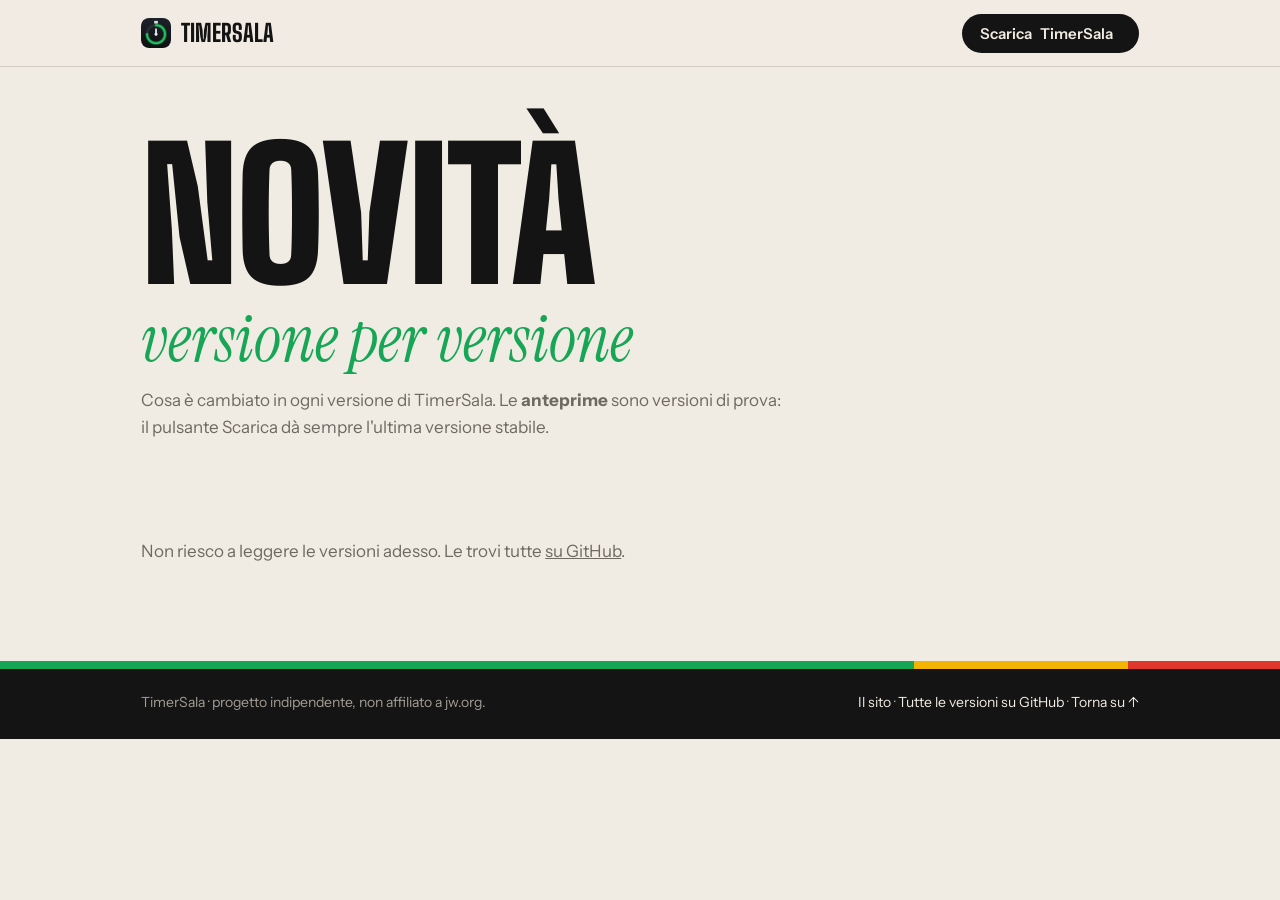
<file: docs/novita.html>
<!doctype html>
<html lang="it">
<head>
<meta charset="utf-8">
<meta name="viewport" content="width=device-width, initial-scale=1, viewport-fit=cover">
<title>Novità — TimerSala</title>
<meta name="description" content="Tutte le versioni di TimerSala, il timer per le adunanze di congregazione, e cosa è cambiato in ognuna.">
<meta name="theme-color" content="#f1ece3">
<link rel="icon" type="image/png" href="images/icon.png">
<link rel="preconnect" href="https://fonts.googleapis.com">
<link rel="preconnect" href="https://fonts.gstatic.com" crossorigin>
<link href="https://fonts.googleapis.com/css2?family=Big+Shoulders+Display:wght@700;800;900&display=swap" rel="stylesheet">
<link href="https://fonts.googleapis.com/css2?family=Instrument+Serif:ital@0;1&display=swap" rel="stylesheet">
<link href="https://fonts.googleapis.com/css2?family=Instrument+Sans:wght@400;500;600;700&display=swap" rel="stylesheet">
<style>
:root {
  --paper: #f1ece3; --paper2: #e8e1d5; --ink: #141414; --ink2: #34322e; --muted: #6e6a62; --line: rgba(20,20,20,.14);
  --go: #17a556; --warn: #f2b400; --stop: #e0362b;
  --sign: "Big Shoulders Display", "Bahnschrift Condensed", "Arial Narrow", sans-serif;
  --serif: "Instrument Serif", Georgia, serif;
  --sans: "Instrument Sans", "Segoe UI", system-ui, sans-serif;
  --pad: clamp(16px, 4vw, 56px);
}
* { box-sizing: border-box; }
html, body { overflow-x: clip; }
body { margin: 0; background: var(--paper); color: var(--ink); font: 400 17px/1.6 var(--sans); -webkit-font-smoothing: antialiased; }
a { color: inherit; }
.wrap { width: min(1100px, 100%); margin-inline: auto; padding-inline: var(--pad); }
em { font-family: var(--serif); font-style: italic; font-weight: 400; }
header.top { position: sticky; top: 0; z-index: 10; background: rgba(241,236,227,.9); backdrop-filter: blur(10px); -webkit-backdrop-filter: blur(10px);
  border-bottom: 1px solid var(--line); }
header.top .wrap { display: flex; align-items: center; gap: 16px; height: 66px; }
.logo { display: flex; align-items: center; gap: 10px; text-decoration: none; }
.logo img { width: 30px; height: 30px; border-radius: 8px; }
.logo span { font: 800 24px/1 var(--sign); text-transform: uppercase; }
.pill { margin-left: auto; display: inline-flex; align-items: center; gap: 8px; padding: 10px 18px; border-radius: 999px; background: var(--ink); color: var(--paper);
  text-decoration: none; font: 600 15px var(--sans); white-space: nowrap; }
.pill small { opacity: .7; font-weight: 500; }
h1 { font: 900 clamp(64px, 14vw, 180px)/.85 var(--sign); text-transform: uppercase; margin: clamp(28px, 6vw, 72px) 0 12px; letter-spacing: -.01em; }
h1 em { display: block; font-size: .36em; text-transform: none; color: var(--go); letter-spacing: 0; line-height: 1.1; margin-top: .2em; }
.lead { color: var(--muted); max-width: 640px; margin: 0 0 clamp(28px, 5vw, 56px); }
.rel { display: grid; grid-template-columns: minmax(0, 220px) minmax(0, 1fr); gap: 8px 40px; padding: 28px 0; border-top: 2px solid var(--ink); }
.rel .tag { font: 800 clamp(34px, 5vw, 52px)/1 var(--sign); }
.rel .tag small { display: block; font-size: .5em; color: var(--muted); margin-top: 4px; }
.rel .when { color: var(--muted); font-size: 14px; margin-top: 6px; }
.badge { display: inline-block; margin-top: 10px; padding: 2px 10px; border-radius: 999px; font: 600 12px var(--sans); letter-spacing: .08em; text-transform: uppercase; }
.badge.pre { background: var(--warn); color: var(--ink); }
.badge.now { background: var(--go); color: #fff; }
.body { min-width: 0; }
.body h3 { font: 600 17px var(--sans); margin: 18px 0 6px; }
.body p { margin: 0 0 10px; }
.body ul { margin: 0 0 12px; padding-left: 20px; }
.body li { margin: 3px 0; }
.body code { background: var(--paper2); padding: 1px 5px; border-radius: 4px; font-size: .92em; overflow-wrap: anywhere; }
.body strong { font-weight: 650; }
.body em { font-family: inherit; font-style: italic; }
.more { display: inline-block; margin-top: 8px; font-weight: 600; }
.state { padding: 40px 0; color: var(--muted); }
footer { background: var(--ink); color: #a39e94; margin-top: 56px; font-size: 14px; }
footer .phases { display: grid; grid-template-columns: 6fr 1.4fr 1fr; height: 8px; }
footer .phases i:nth-child(1) { background: var(--go); } footer .phases i:nth-child(2) { background: var(--warn); } footer .phases i:nth-child(3) { background: var(--stop); }
footer .wrap { display: flex; justify-content: space-between; gap: 16px; flex-wrap: wrap; padding-top: 22px; padding-bottom: 26px; }
footer a { color: #f1ece3; text-decoration: none; }
footer a:hover { text-decoration: underline; }
@media (max-width: 720px) {
  .rel { grid-template-columns: minmax(0, 1fr); }
  .pill .wide { display: none; }
}
</style>
</head>
<body>
<header class="top">
  <div class="wrap">
    <a class="logo" href="./"><img src="images/icon.png" alt=""><span>TimerSala</span></a>
    <a class="pill" href="https://github.com/Lomme89/timersala/releases/latest/download/TimerSala.exe">Scarica<span class="wide"> TimerSala</span> <small data-version></small></a>
  </div>
</header>

<main class="wrap">
  <h1>Novità<em>versione per versione</em></h1>
  <p class="lead">Cosa è cambiato in ogni versione di TimerSala. Le <b>anteprime</b> sono versioni di prova: il pulsante Scarica dà sempre l'ultima versione stabile.</p>
  <div id="list"><p class="state">Carico le versioni…</p></div>
</main>

<footer>
  <div class="phases" aria-hidden="true"><i></i><i></i><i></i></div>
  <div class="wrap">
    <span>TimerSala · progetto indipendente, non affiliato a jw.org.</span>
    <span><a href="./">Il sito</a> · <a href="https://github.com/Lomme89/timersala/releases">Tutte le versioni su GitHub</a> · <a href="#">Torna su ↑</a></span>
  </div>
</footer>

<script src="versione.js"></script>
<script>
(async () => {
  const list = document.getElementById('list');
  const esc = s => s.replace(/[&<>"]/g, c => ({ '&': '&amp;', '<': '&lt;', '>': '&gt;', '"': '&quot;' }[c]));
  const inline = s => esc(s)
    .replace(/\*\*(.+?)\*\*/g, '<strong>$1</strong>')
    .replace(/\*(.+?)\*/g, '<em>$1</em>')
    .replace(/`(.+?)`/g, '<code>$1</code>')
    .replace(/\[(.+?)\]\((https?:[^)]+)\)/g, '<a href="$2">$1</a>');

  // il Markdown semplice del changelog: paragrafi, elenchi a due livelli, titoletti
  function md(text) {
    const out = []; let para = [], depth = 0;
    const flush = () => { if (para.length) { out.push('<p>' + inline(para.join(' ')) + '</p>'); para = []; } };
    const close = to => { while (depth > to) { out.push('</ul>'); depth--; } };
    for (const raw of text.replace(/\r/g, '').split('\n')) {
      const line = raw.trimEnd();
      const m = line.match(/^(\s*)- (.*)$/);
      if (!line) { flush(); continue; }
      if (m) {
        flush();
        const lvl = m[1].length >= 2 ? 2 : 1;
        while (depth < lvl) { out.push('<ul>'); depth++; }
        close(lvl);
        out.push('<li>' + inline(m[2]) + '</li>');
      } else if (/^#{3,}\s/.test(line)) {
        flush(); close(0); out.push('<h3>' + inline(line.replace(/^#+\s*/, '')) + '</h3>');
      } else if (depth && /^\s{2,}\S/.test(raw)) {
        out[out.length - 1] = out[out.length - 1].replace(/<\/li>$/, ' ' + inline(line.trim()) + '</li>');
      } else { close(0); para.push(line.trim()); }
    }
    flush(); close(0);
    return out.join('');
  }

  // «v2.0.0-beta.1»: il numero grande, l'anteprima sotto
  const tagHtml = tag => { const i = tag.indexOf('-'); return i < 0 ? esc(tag) : esc(tag.slice(0, i)) + '<small>' + esc(tag.slice(i + 1)) + '</small>'; };

  try {
    const res = await fetch('https://api.github.com/repos/Lomme89/timersala/releases?per_page=40');
    if (!res.ok) throw new Error(res.status);
    const rels = (await res.json()).filter(r => !r.draft);
    const latest = rels.find(r => !r.prerelease);
    const fmt = new Intl.DateTimeFormat('it-IT', { day: 'numeric', month: 'long', year: 'numeric' });
    list.innerHTML = rels.map(r => `
      <article class="rel">
        <div>
          <div class="tag">${tagHtml(r.tag_name)}</div>
          <div class="when">${fmt.format(new Date(r.published_at || r.created_at))}</div>
          ${r.prerelease ? '<span class="badge pre">Anteprima</span>' : r === latest ? '<span class="badge now">Attuale</span>' : ''}
        </div>
        <div class="body">${md(r.body || '')}<a class="more" href="${esc(r.html_url)}">Scarica questa versione →</a></div>
      </article>`).join('');
  } catch {
    list.innerHTML = '<p class="state">Non riesco a leggere le versioni adesso. Le trovi tutte <a href="https://github.com/Lomme89/timersala/releases">su GitHub</a>.</p>';
  }
})();
</script>
</body>
</html>
</file>
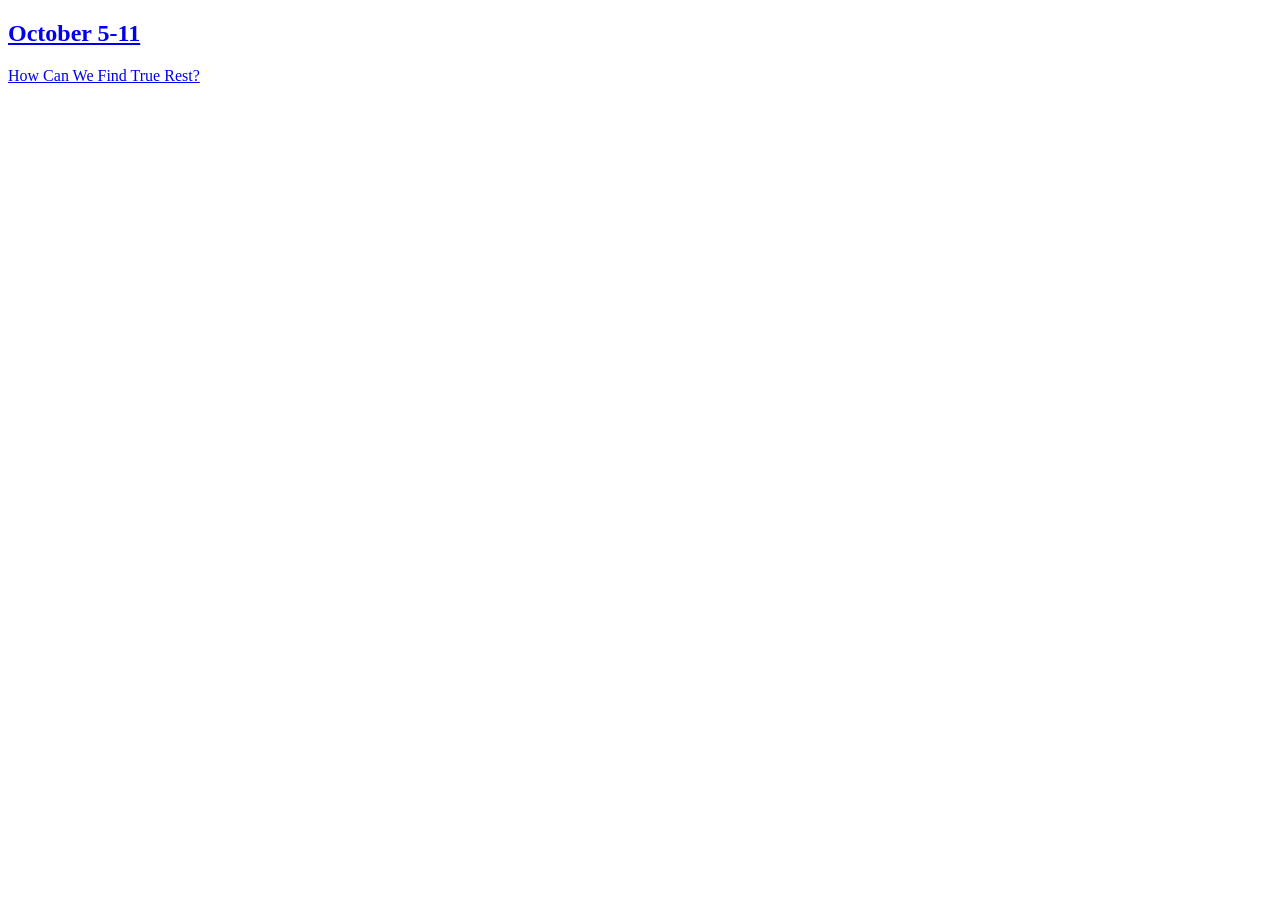
<file: tests/TimerSala.Tests/Fixtures/meetings-en-linked.html>
<!DOCTYPE html>
<html lang="en"><head><meta charset="utf-8"></head>
<body>
 <div class="todayItem pub-mwb"><div class="itemData">
   <h2><a href="/en/wol/d/r1/lp-e/202026361">October 5-11</a></h2>
 </div></div>
 <div class="todayItem pub-w"><div class="itemData">
   <a href="/en/wol/d/r1/lp-e/2026401">How Can We Find True Rest?</a>
 </div></div>
</body></html>
</file>
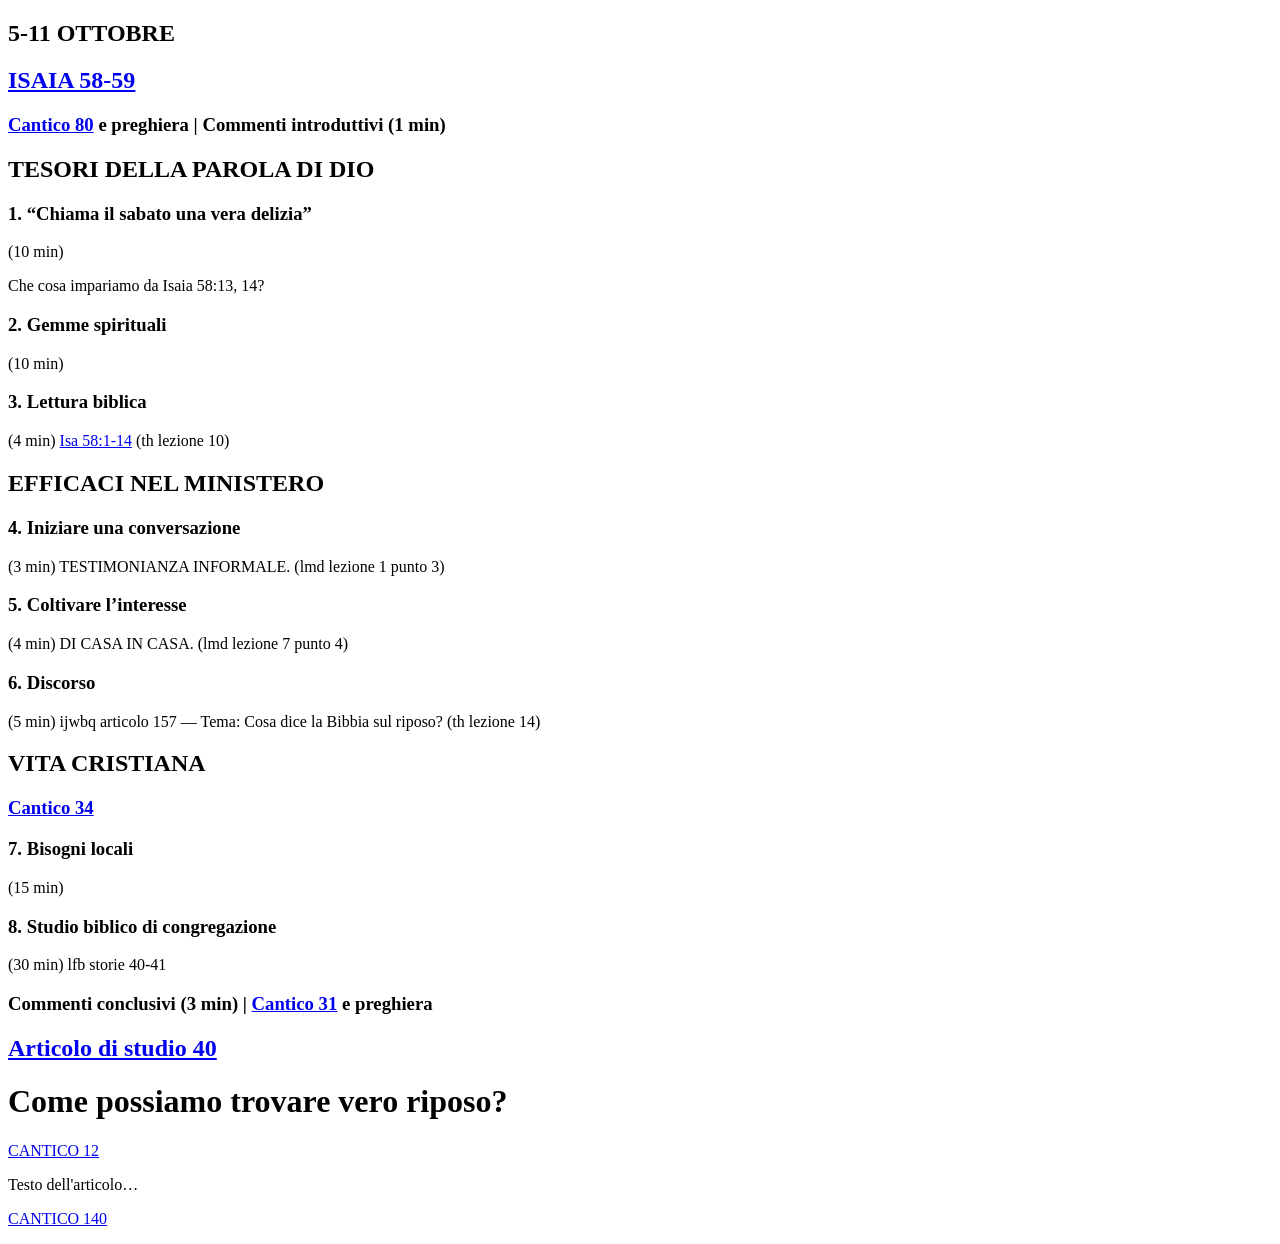
<file: tests/TimerSala.Tests/Fixtures/meetings-it.html>
<!DOCTYPE html>
<html lang="it"><head><meta charset="utf-8"><title>5-11 ottobre 2026 | Biblioteca online Watchtower</title></head>
<body>
<div id="regionMain">
 <div class="todayItems">
  <div class="todayItem pub-mwb jwac">
   <div class="itemData">
    <article id="article" class="article">
     <header>
      <h1 id="p1" data-pid="1"><strong>5-11 OTTOBRE</strong></h1>
      <h2 id="p2" data-pid="2"><a href="/it/wol/bc/r6/lp-i/202026361/0/0" class="b"><strong>ISAIA 58-59</strong></a></h2>
     </header>
     <div class="bodyTxt">
      <h3 class="dc-icon--music" id="p3" data-pid="3"><a href="/it/wol/d/r6/lp-i/1102016834" class="pub-sjj">Cantico 80</a> e preghiera | Commenti introduttivi (1 min)</h3>
      <div class="dc-icon--gem dc-icon-size--basePlus1"><h2 id="p4" data-pid="4">TESORI DELLA PAROLA DI DIO</h2></div>
      <h3 id="p5" data-pid="5"><strong>1. “Chiama il sabato una vera delizia”</strong></h3>
      <div class="pGroup"><p id="p6" data-pid="6">(10 min)</p>
       <p id="p7" data-pid="7">Che cosa impariamo da Isaia 58:13, 14?</p></div>
      <h3 id="p8" data-pid="8"><strong>2. Gemme spirituali</strong></h3>
      <div class="pGroup"><p id="p9" data-pid="9">(10 min)</p></div>
      <h3 id="p10" data-pid="10"><strong>3. Lettura biblica</strong></h3>
      <p id="p11" data-pid="11">(4 min) <a href="#">Isa 58:1-14</a> (<a class="pub-th">th</a> lezione 10)</p>
      <div class="dc-icon--wheat"><h2 id="p12" data-pid="12">EFFICACI NEL MINISTERO</h2></div>
      <h3 id="p13" data-pid="13"><strong>4. Iniziare una conversazione</strong></h3>
      <p id="p14" data-pid="14">(3 min) TESTIMONIANZA INFORMALE. (<a class="pub-lmd">lmd</a> lezione 1 punto 3)</p>
      <h3 id="p15" data-pid="15"><strong>5. Coltivare l’interesse</strong></h3>
      <p id="p16" data-pid="16">(4 min) DI CASA IN CASA. (lmd lezione 7 punto 4)</p>
      <h3 id="p17" data-pid="17"><strong>6. Discorso</strong></h3>
      <p id="p18" data-pid="18">(5 min) ijwbq articolo 157 — Tema: Cosa dice la Bibbia sul riposo? (th lezione 14)</p>
      <div class="dc-icon--sheep"><h2 id="p19" data-pid="19">VITA CRISTIANA</h2></div>
      <h3 id="p20" data-pid="20"><a href="/it/wol/d/r6/lp-i/1102016888" class="pub-sjj">Cantico 34</a></h3>
      <h3 id="p21" data-pid="21"><strong>7. Bisogni locali</strong></h3>
      <p id="p22" data-pid="22">(15 min)</p>
      <h3 id="p23" data-pid="23"><strong>8. Studio biblico di congregazione</strong></h3>
      <p id="p24" data-pid="24">(30 min) <a class="pub-lfb">lfb</a> storie 40-41</p>
      <h3 class="dc-icon--music" id="p25" data-pid="25">Commenti conclusivi (3 min) | <a href="/it/wol/d/r6/lp-i/1102016885" class="pub-sjj">Cantico 31</a> e preghiera</h3>
     </div>
    </article>
   </div>
  </div>
  <div class="todayItem pub-w jwac">
   <div class="itemData">
    <h2><a href="/it/wol/d/r6/lp-i/2026401">Articolo di studio 40</a></h2>
    <h1>Come possiamo trovare vero riposo?</h1>
    <p class="pubRefs"><a href="/it/wol/d/r6/lp-i/1102016835" class="pub-sjj">CANTICO 12</a></p>
    <p>Testo dell'articolo…</p>
    <p class="pubRefs"><a href="/it/wol/d/r6/lp-i/1102016836" class="pub-sjj">CANTICO 140</a></p>
   </div>
  </div>
 </div>
</div>
</body></html>
</file>
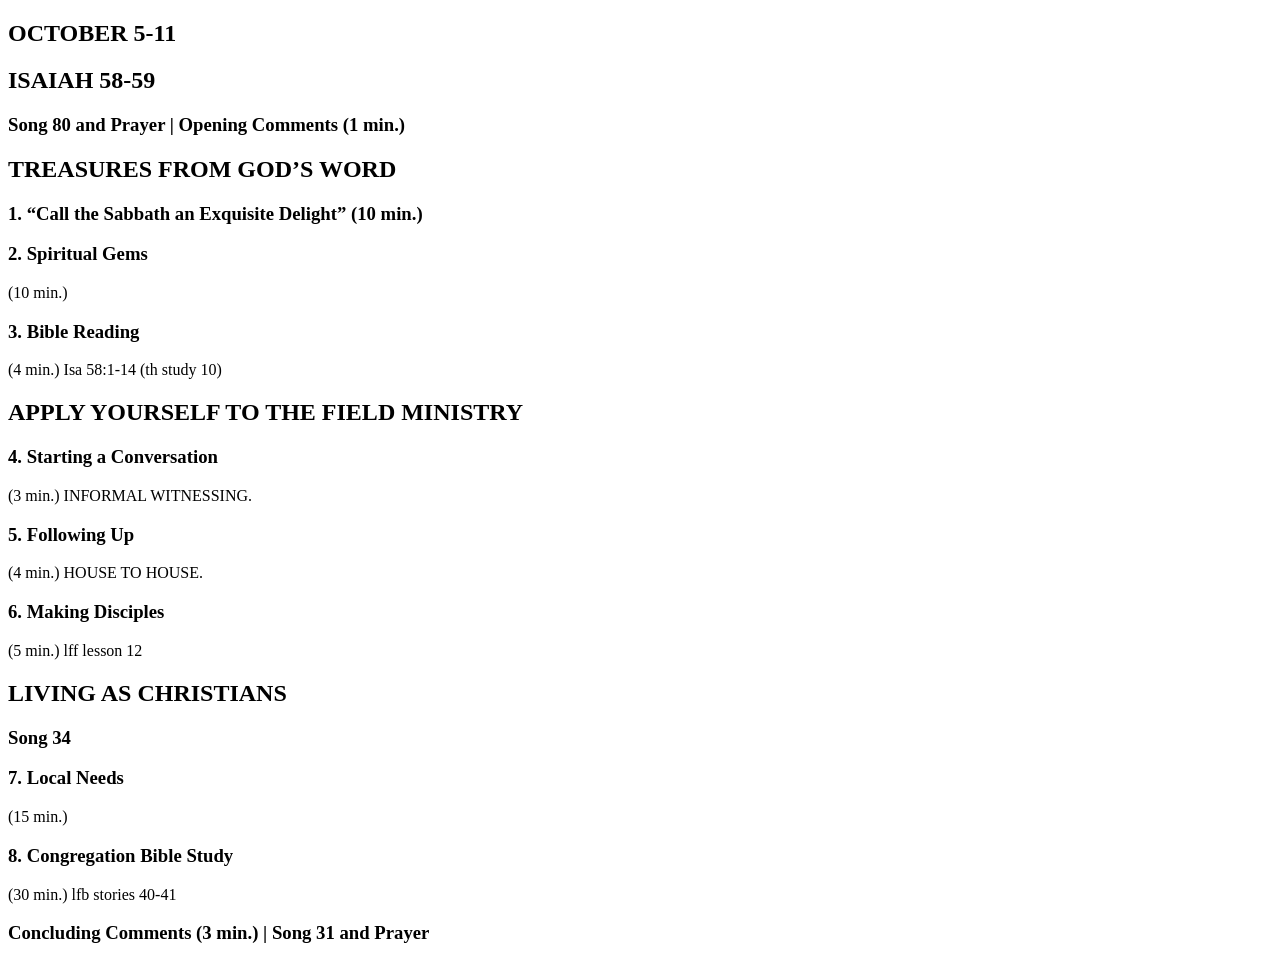
<file: tests/TimerSala.Tests/Fixtures/mwb-en-article.html>
<!DOCTYPE html>
<html lang="en"><head><meta charset="utf-8"></head>
<body>
 <article id="article">
  <header><h1>OCTOBER 5-11</h1><h2><a>ISAIAH 58-59</a></h2></header>
  <h3><a class="pub-sjj">Song 80</a> and Prayer | Opening Comments (1 min.)</h3>
  <div class="dc-icon--gem"><h2>TREASURES FROM GOD’S WORD</h2></div>
  <h3>1. “Call the Sabbath an Exquisite Delight” (10 min.)</h3>
  <h3>2. Spiritual Gems</h3><p>(10 min.)</p>
  <h3>3. Bible Reading</h3><p>(4 min.) Isa 58:1-14 (th study 10)</p>
  <div class="dc-icon--wheat"><h2>APPLY YOURSELF TO THE FIELD MINISTRY</h2></div>
  <h3>4. Starting a Conversation</h3><p>(3 min.) INFORMAL WITNESSING.</p>
  <h3>5. Following Up</h3><p>(4 min.) HOUSE TO HOUSE.</p>
  <h3>6. Making Disciples</h3><p>(5 min.) lff lesson 12</p>
  <div class="dc-icon--sheep"><h2>LIVING AS CHRISTIANS</h2></div>
  <h3><a class="pub-sjj">Song 34</a></h3>
  <h3>7. Local Needs</h3><p>(15 min.)</p>
  <h3>8. Congregation Bible Study</h3><p>(30 min.) lfb stories 40-41</p>
  <h3>Concluding Comments (3 min.) | <a class="pub-sjj">Song 31</a> and Prayer</h3>
 </article>
</body></html>
</file>
